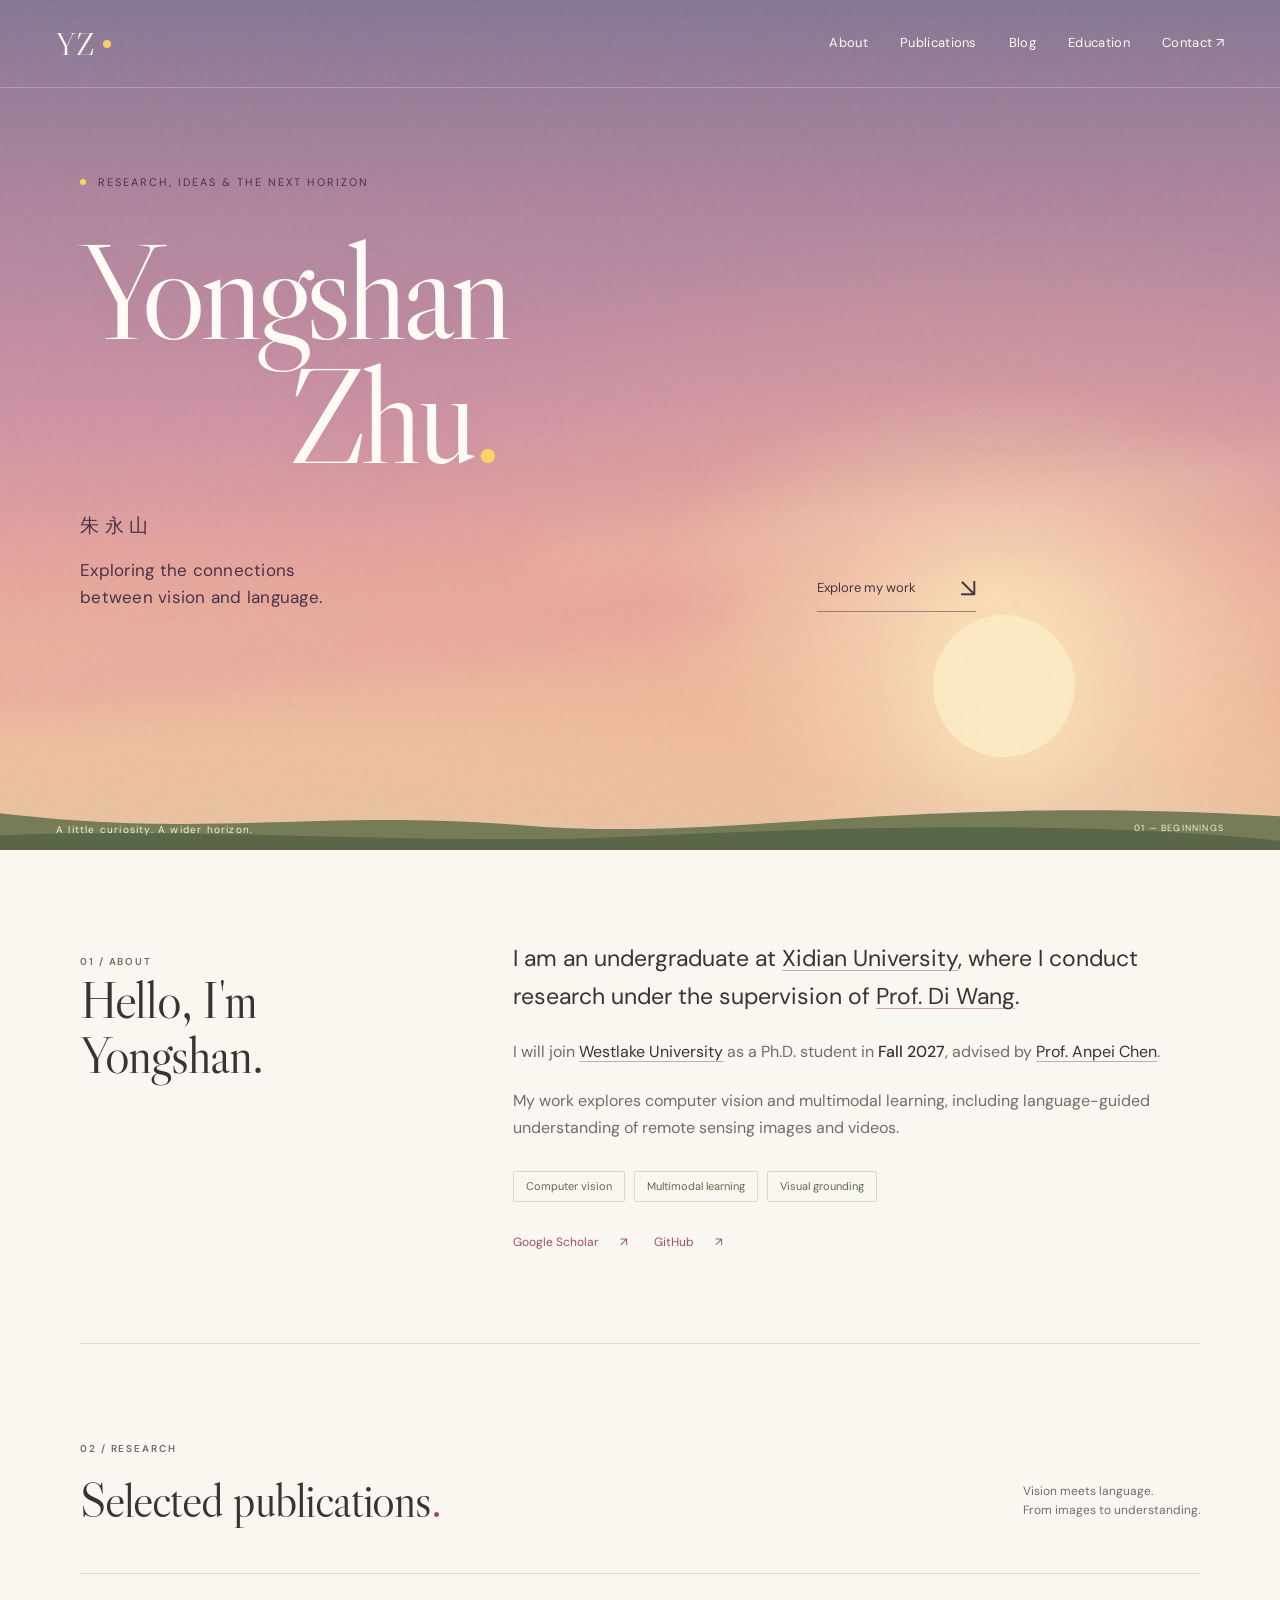
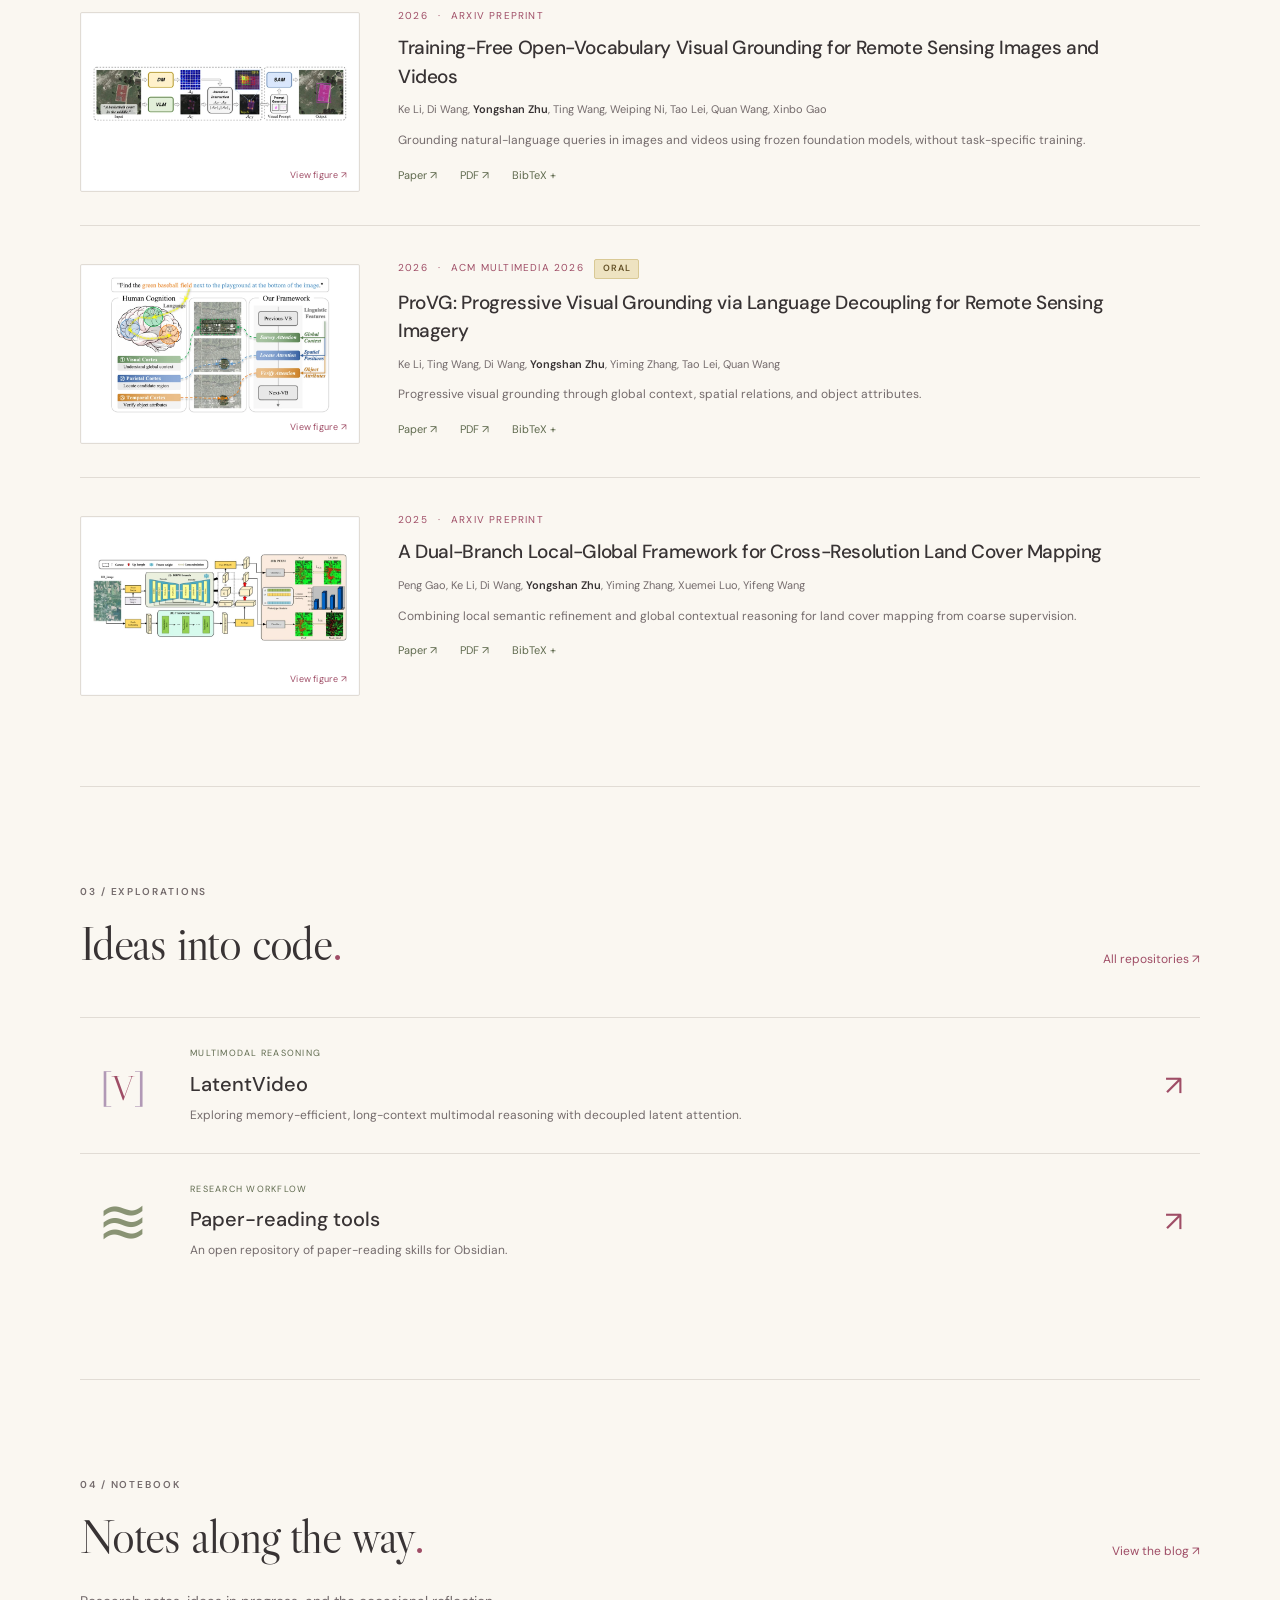
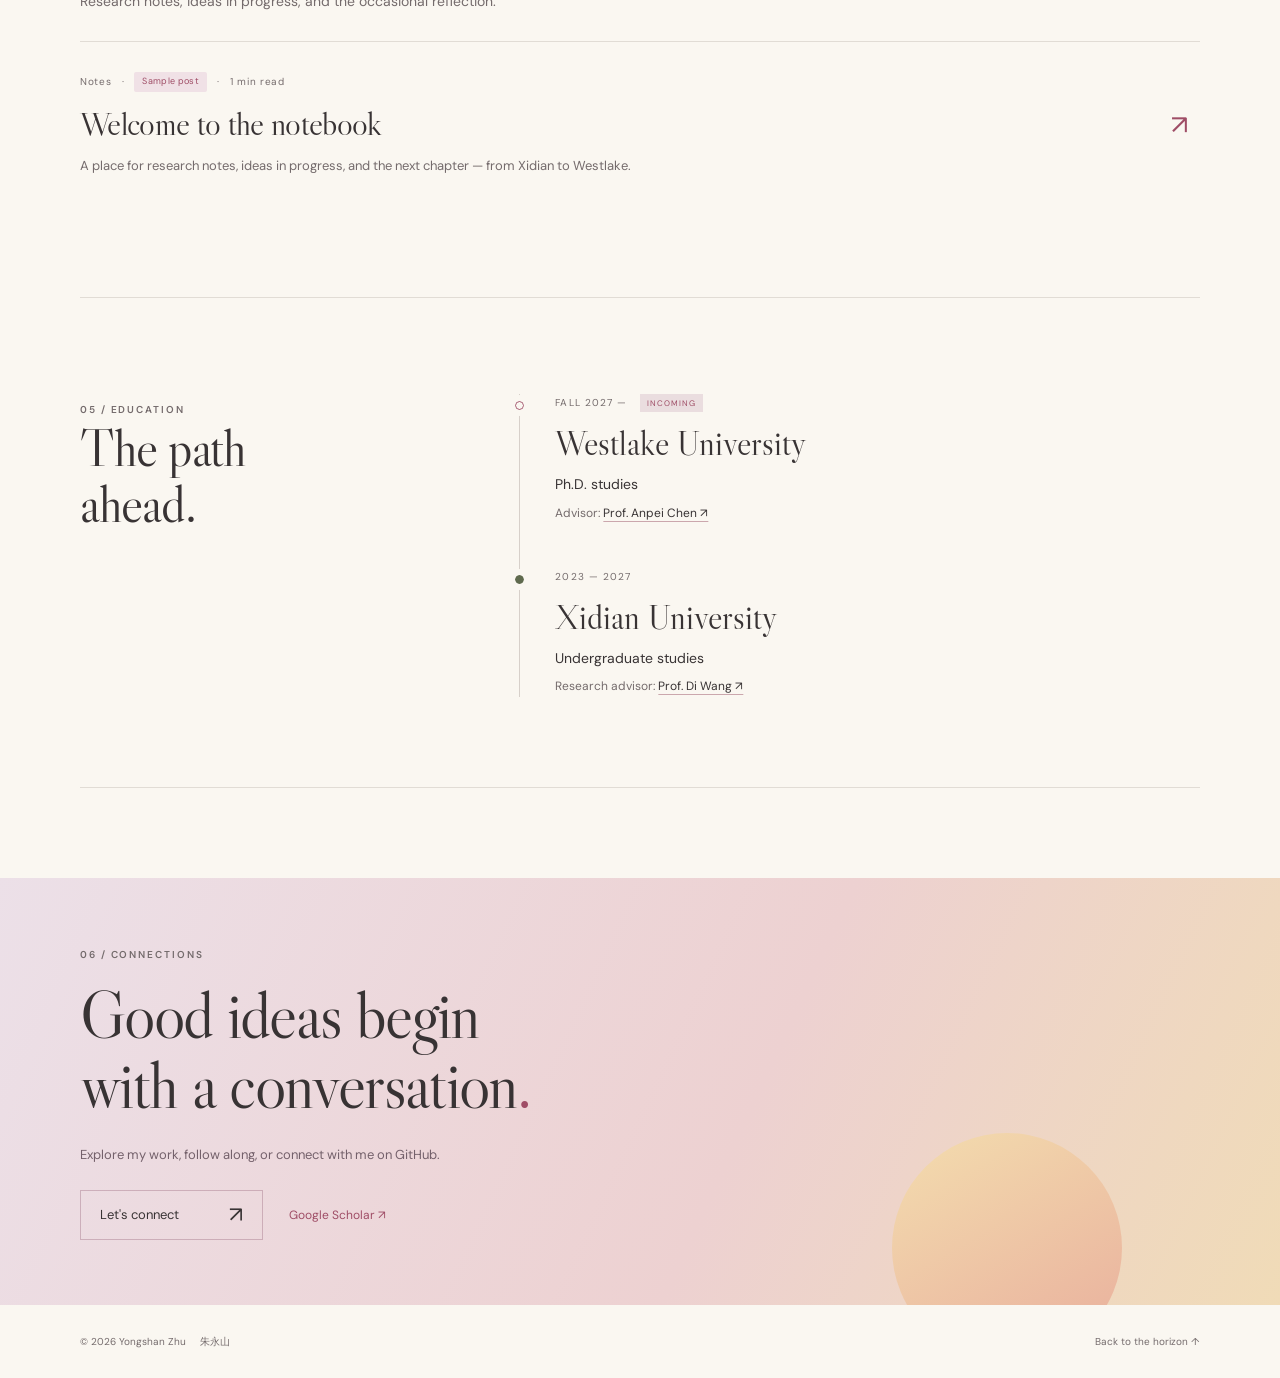
<file: index.html>
<!DOCTYPE html>
<html lang="en">
<head>
  <meta charset="UTF-8">
  <meta name="viewport" content="width=device-width, initial-scale=1">
  <meta name="theme-color" content="#c18c9e">
  <meta name="description" content="Yongshan Zhu — undergraduate at Xidian University, advised by Di Wang. Incoming Ph.D. student at Westlake University with Anpei Chen, Fall 2027. Research, publications, and code.">
  <meta property="og:title" content="Yongshan Zhu — Research & Ideas">
  <meta property="og:description" content="Computer vision, multimodal learning, and the next horizon. Xidian University → Westlake University, Fall 2027.">
  <meta property="og:type" content="website">
  <title>Yongshan Zhu — Research & Ideas</title>
  <link rel="icon" href="favicon.svg" type="image/svg+xml">
  <link rel="stylesheet" href="styles.css">
  <link rel="stylesheet" href="blog.css">
  <script src="script.js" defer></script>
</head>
<body>
  <a class="skip-link" href="#main">Skip to content</a>
  <header class="header">
    <a href="#home" class="wordmark" aria-label="Yongshan Zhu, home">YZ<span class="logo-sun" aria-hidden="true"></span></a>
    <nav aria-label="Main navigation">
      <a href="#about">About</a><a href="#publications">Publications</a><a href="#blog">Blog</a><a href="#education">Education</a><a href="#contact">Contact <span aria-hidden="true">↗</span></a>
    </nav>
  </header>
  <main id="main">
    <section class="hero" id="home" aria-labelledby="name">
      <div class="sky" aria-hidden="true"><div class="sun-glow"></div><div class="cloud cloud-one"></div><div class="cloud cloud-two"></div><div class="sun"></div></div>
      <div class="hero-content wrap">
        <p class="eyebrow hero-eyebrow"><span class="dot"></span> Research, ideas & the next horizon</p>
        <h1 id="name">Yongshan <span>Zhu<span class="name-dot">.</span></span></h1>
        <div class="hero-bottom">
          <div><p class="chinese-name" lang="zh">朱永山</p><p class="hero-description">Exploring the connections<br>between vision and language.</p></div>
          <a class="hero-cta" href="#publications">Explore my work <span aria-hidden="true">↘</span></a>
        </div>
      </div>
      <div class="horizon" aria-hidden="true"><svg viewBox="0 0 1440 120" preserveAspectRatio="none"><path fill="#767c58" d="M0 72C240 105 359 66 590 88S1011 47 1440 76V120H0Z"/><path fill="#596748" d="M0 101C219 89 477 115 720 102S1240 82 1440 108V120H0Z"/></svg></div>
      <div class="hero-caption"><span>A little curiosity. A wider horizon.</span><span>01 — BEGINNINGS</span></div>
    </section>
    <section class="about section wrap" id="about" aria-labelledby="about-title">
      <div class="section-label"><span>01 / ABOUT</span><h2 id="about-title">Hello, I'm<br>Yongshan.</h2></div>
      <div class="about-content">
        <p class="lead">I am an undergraduate at <a href="https://www.xidian.edu.cn/" target="_blank" rel="noopener noreferrer">Xidian University</a>, where I conduct research under the supervision of <a href="https://wangdi-xidian.github.io/" target="_blank" rel="noopener noreferrer">Prof. Di Wang</a>.</p>
        <p>I will join <a href="https://en.westlake.edu.cn/" target="_blank" rel="noopener noreferrer">Westlake University</a> as a Ph.D. student in <strong>Fall 2027</strong>, advised by <a href="https://apchenstu.github.io/" target="_blank" rel="noopener noreferrer">Prof. Anpei Chen</a>.</p>
        <p>My work explores computer vision and multimodal learning, including language-guided understanding of remote sensing images and videos.</p>
        <div class="interests" aria-label="Research topics"><span>Computer vision</span><span>Multimodal learning</span><span>Visual grounding</span></div>
        <div class="profile-links"><a class="text-link" href="https://scholar.google.com/citations?user=9sh3BnsAAAAJ&amp;hl=en" target="_blank" rel="noopener noreferrer">Google Scholar <span aria-hidden="true">↗</span></a><a class="text-link" href="https://github.com/nanoile" target="_blank" rel="noopener noreferrer">GitHub <span aria-hidden="true">↗</span></a></div>
      </div>
    </section>
    <section class="publications section wrap" id="publications" aria-labelledby="publications-title">
      <div class="section-heading"><div><p class="section-kicker">02 / RESEARCH</p><h2 id="publications-title">Selected publications<span class="accent-dot">.</span></h2></div><p class="section-note">Vision meets language.<br>From images to understanding.</p></div>
      <div class="paper-list">
        <article class="paper">
          <a class="paper-art paper-figure" href="assets/publications/rsvg-zeroov.png" target="_blank" rel="noopener noreferrer" aria-label="Open full-size figure from rsvg-zeroov"><img src="assets/publications/rsvg-zeroov.webp" alt="RSVG-ZeroOV image grounding pipeline with diffusion and vision-language attention, refinement, and SAM output." width="800" height="173" loading="lazy" decoding="async"><span class="figure-zoom" aria-hidden="true">View figure ↗</span></a>
          <div class="paper-content"><p class="paper-meta">2026 <span>·</span> arXiv preprint</p><h3><a href="https://arxiv.org/abs/2606.16124" target="_blank" rel="noopener noreferrer">Training-Free Open-Vocabulary Visual Grounding for Remote Sensing Images and Videos</a></h3><p class="authors">Ke Li, Di Wang, <strong>Yongshan Zhu</strong>, Ting Wang, Weiping Ni, Tao Lei, Quan Wang, Xinbo Gao</p><p class="paper-summary">Grounding natural-language queries in images and videos using frozen foundation models, without task-specific training.</p><div class="paper-links"><a href="https://arxiv.org/abs/2606.16124" target="_blank" rel="noopener noreferrer">Paper ↗</a><a href="https://arxiv.org/pdf/2606.16124" target="_blank" rel="noopener noreferrer">PDF ↗</a><button class="bibtex-button" data-paper="zeroov" type="button">BibTeX +</button></div></div>
        </article>
        <article class="paper">
          <a class="paper-art paper-figure" href="assets/publications/provg.png" target="_blank" rel="noopener noreferrer" aria-label="Open full-size figure from provg"><img src="assets/publications/provg.webp" alt="ProVG survey-locate-verify grounding paradigm alongside staged human visual cognition." width="800" height="496" loading="lazy" decoding="async"><span class="figure-zoom" aria-hidden="true">View figure ↗</span></a>
          <div class="paper-content"><p class="paper-meta">2026 <span>·</span> ACM Multimedia 2026 <span class="oral-badge">Oral</span></p><h3><a href="https://arxiv.org/abs/2604.01893" target="_blank" rel="noopener noreferrer">ProVG: Progressive Visual Grounding via Language Decoupling for Remote Sensing Imagery</a></h3><p class="authors">Ke Li, Ting Wang, Di Wang, <strong>Yongshan Zhu</strong>, Yiming Zhang, Tao Lei, Quan Wang</p><p class="paper-summary">Progressive visual grounding through global context, spatial relations, and object attributes.</p><div class="paper-links"><a href="https://arxiv.org/abs/2604.01893" target="_blank" rel="noopener noreferrer">Paper ↗</a><a href="https://arxiv.org/pdf/2604.01893" target="_blank" rel="noopener noreferrer">PDF ↗</a><button class="bibtex-button" data-paper="provg" type="button">BibTeX +</button></div></div>
        </article>
        <article class="paper">
          <a class="paper-art paper-figure" href="assets/publications/ddtm.png" target="_blank" rel="noopener noreferrer" aria-label="Open full-size figure from ddtm"><img src="assets/publications/ddtm.webp" alt="DDTM architecture with a diffusion branch, transformer branch, and pseudo-label confidence evaluation module." width="800" height="274" loading="lazy" decoding="async"><span class="figure-zoom" aria-hidden="true">View figure ↗</span></a>
          <div class="paper-content"><p class="paper-meta">2025 <span>·</span> arXiv preprint</p><h3><a href="https://arxiv.org/abs/2512.19990" target="_blank" rel="noopener noreferrer">A Dual-Branch Local-Global Framework for Cross-Resolution Land Cover Mapping</a></h3><p class="authors">Peng Gao, Ke Li, Di Wang, <strong>Yongshan Zhu</strong>, Yiming Zhang, Xuemei Luo, Yifeng Wang</p><p class="paper-summary">Combining local semantic refinement and global contextual reasoning for land cover mapping from coarse supervision.</p><div class="paper-links"><a href="https://arxiv.org/abs/2512.19990" target="_blank" rel="noopener noreferrer">Paper ↗</a><a href="https://arxiv.org/pdf/2512.19990" target="_blank" rel="noopener noreferrer">PDF ↗</a><button class="bibtex-button" data-paper="ddtm" type="button">BibTeX +</button></div></div>
        </article>
      </div>
    </section>
    <section class="code-section section wrap" id="code" aria-labelledby="code-title">
      <div class="section-heading"><div><p class="section-kicker">03 / EXPLORATIONS</p><h2 id="code-title">Ideas into code<span class="accent-dot">.</span></h2></div><a class="text-link" href="https://github.com/nanoile?tab=repositories" target="_blank" rel="noopener noreferrer">All repositories ↗</a></div>
      <a class="project" href="https://github.com/nanoile/LatentVideo--Memory-Efficient-Multimodal-Reasoning-with-Decoupled-Latent-Attention" target="_blank" rel="noopener noreferrer"><div class="project-symbol" aria-hidden="true">[<span>V</span>]</div><div><p class="project-type">MULTIMODAL REASONING</p><h3>LatentVideo</h3><p>Exploring memory-efficient, long-context multimodal reasoning with decoupled latent attention.</p></div><span class="project-arrow" aria-hidden="true">↗</span></a>
      <a class="project" href="https://github.com/nanoile/obsidian-paper-reading-skills" target="_blank" rel="noopener noreferrer"><div class="project-symbol paper-symbol" aria-hidden="true">≋</div><div><p class="project-type">RESEARCH WORKFLOW</p><h3>Paper-reading tools</h3><p>An open repository of paper-reading skills for Obsidian.</p></div><span class="project-arrow" aria-hidden="true">↗</span></a>
    </section>
    <!-- BLOG:START -->
    <section class="blog-section section wrap" id="blog" aria-labelledby="blog-title"><div class="section-heading"><div><p class="section-kicker">04 / NOTEBOOK</p><h2 id="blog-title">Notes along the way<span class="accent-dot">.</span></h2></div><a class="text-link" href="blog/">View the blog ↗</a></div><p class="blog-intro">Research notes, ideas in progress, and the occasional reflection.</p><article class="blog-row"><div><p class="post-meta">Notes <span aria-hidden="true">·</span> <span class="post-status">Sample post</span> <span aria-hidden="true">·</span> 1 min read</p><h3><a href="blog/welcome-to-the-notebook/">Welcome to the notebook</a></h3><p class="post-excerpt">A place for research notes, ideas in progress, and the next chapter — from Xidian to Westlake.</p></div><a class="post-arrow" href="blog/welcome-to-the-notebook/" aria-label="Read Welcome to the notebook">↗</a></article></section>
    <!-- BLOG:END -->
    <section class="education section wrap" id="education" aria-labelledby="education-title">
      <div class="section-label"><span>05 / EDUCATION</span><h2 id="education-title">The path<br>ahead.</h2></div>
      <div class="timeline"><article class="education-item"><div class="timeline-dot future"></div><p class="education-date">FALL 2027 — <span class="status">INCOMING</span></p><h3>Westlake University</h3><p class="degree">Ph.D. studies</p><p>Advisor: <a href="https://apchenstu.github.io/" target="_blank" rel="noopener noreferrer">Prof. Anpei Chen ↗</a></p></article><article class="education-item"><div class="timeline-dot"></div><p class="education-date">2023 — 2027</p><h3>Xidian University</h3><p class="degree">Undergraduate studies</p><p>Research advisor: <a href="https://wangdi-xidian.github.io/" target="_blank" rel="noopener noreferrer">Prof. Di Wang ↗</a></p></article></div>
    </section>
    <section class="contact" id="contact" aria-labelledby="contact-title"><div class="wrap contact-inner"><p class="section-kicker">06 / CONNECTIONS</p><h2 id="contact-title">Good ideas begin<br>with a conversation<span>.</span></h2><p>Explore my work, follow along, or connect with me on GitHub.</p><div class="profile-links"><a class="contact-link" href="https://github.com/nanoile" target="_blank" rel="noopener noreferrer">Let's connect <span aria-hidden="true">↗</span></a><a class="text-link" href="https://scholar.google.com/citations?user=9sh3BnsAAAAJ&amp;hl=en" target="_blank" rel="noopener noreferrer">Google Scholar ↗</a></div><div class="contact-sun" aria-hidden="true"></div></div></section>
  </main>
  <footer class="wrap"><p>© <span id="year">2026</span> Yongshan Zhu <span class="footer-name" lang="zh">朱永山</span></p><a href="#home">Back to the horizon ↑</a></footer>
  <dialog id="citation-dialog" aria-labelledby="citation-title"><div class="dialog-heading"><h2 id="citation-title">BibTeX citation</h2><button id="close-dialog" aria-label="Close citation" type="button">×</button></div><pre><code id="citation-text"></code></pre><div class="dialog-bottom"><p id="copy-status" aria-live="polite"></p><button id="copy-citation" type="button">Copy citation ↗</button></div></dialog>
</body>
</html>
</file>
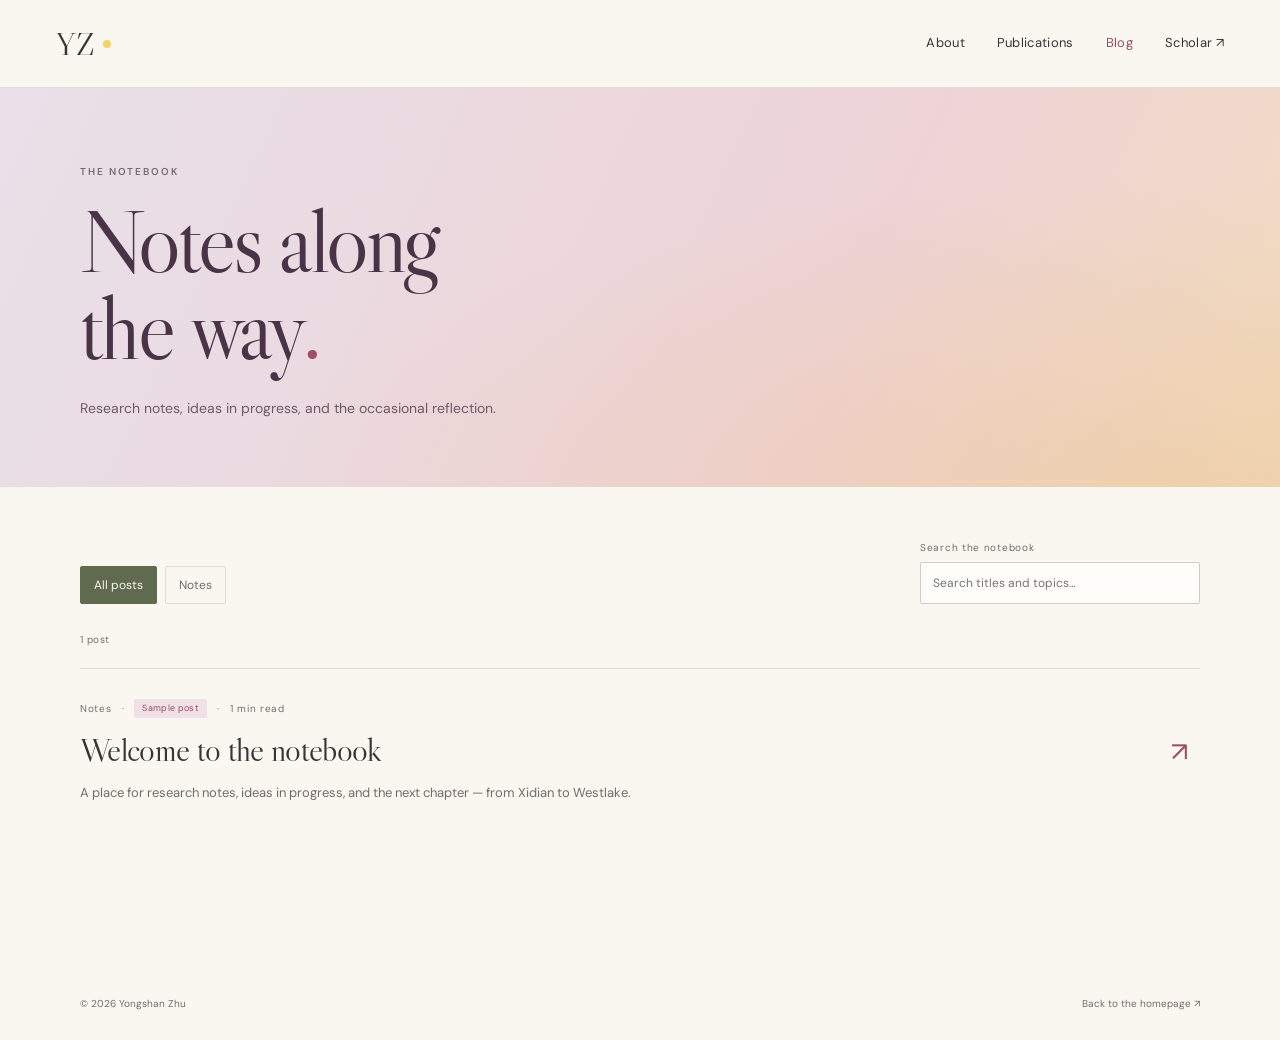
<file: blog/index.html>
<!DOCTYPE html>
<html lang="en"><head><meta charset="utf-8"><meta name="viewport" content="width=device-width, initial-scale=1"><meta name="description" content="Notes on research, ideas, and the journey from Xidian University to Westlake University."><meta name="theme-color" content="#c18c9e"><title>Blog — Yongshan Zhu</title><link rel="icon" href="../favicon.svg" type="image/svg+xml"><link rel="stylesheet" href="../styles.css"><link rel="stylesheet" href="../blog.css"><script src="blog.js" defer></script></head>
<body class="writing-page"><a class="skip-link" href="#main">Skip to content</a><header class="header writing-header"><a class="wordmark" href="../index.html" aria-label="Yongshan Zhu, home">YZ<span class="logo-sun" aria-hidden="true"></span></a><nav aria-label="Main navigation"><a href="../index.html#about">About</a><a href="../index.html#publications">Publications</a><a href="../blog/" aria-current="page">Blog</a><a href="https://scholar.google.com/citations?user=9sh3BnsAAAAJ&amp;hl=en" target="_blank" rel="noopener noreferrer">Scholar ↗</a></nav></header><main id="main"><section class="writing-masthead"><div class="wrap"><p class="section-kicker">THE NOTEBOOK</p><h1>Notes along<br>the way<span>.</span></h1><p>Research notes, ideas in progress, and the occasional reflection.</p></div></section><section class="blog-archive wrap"><div class="blog-controls"><div class="category-filters" aria-label="Filter posts by category"><button class="category-button" type="button" data-filter="All" aria-pressed="true">All posts</button><button class="category-button" type="button" data-filter="Notes" aria-pressed="false">Notes</button></div><div class="blog-search"><label for="post-search">Search the notebook</label><input type="search" id="post-search" placeholder="Search titles and topics…"></div></div><p id="post-count" class="results-count" aria-live="polite">1 post</p><div id="post-list"><article class="blog-row" data-post data-category="Notes" data-search="Welcome to the notebook A place for research notes, ideas in progress, and the next chapter — from Xidian to Westlake. Notes"><div><p class="post-meta">Notes <span aria-hidden="true">·</span> <span class="post-status">Sample post</span> <span aria-hidden="true">·</span> 1 min read</p><h3><a href="welcome-to-the-notebook/">Welcome to the notebook</a></h3><p class="post-excerpt">A place for research notes, ideas in progress, and the next chapter — from Xidian to Westlake.</p></div><a class="post-arrow" href="welcome-to-the-notebook/" aria-label="Read Welcome to the notebook">↗</a></article></div><div id="no-posts" class="empty-blog" hidden><h2>No posts found.</h2><p>Try another keyword or category.</p><button type="button" id="reset-search">Show all posts ↗</button></div><noscript><p class="noscript-note">All posts are shown. Search and category filters require JavaScript.</p></noscript></section></main><footer class="wrap"><p>© 2026 Yongshan Zhu</p><a href="../index.html">Back to the homepage ↗</a></footer></body></html>
</file>
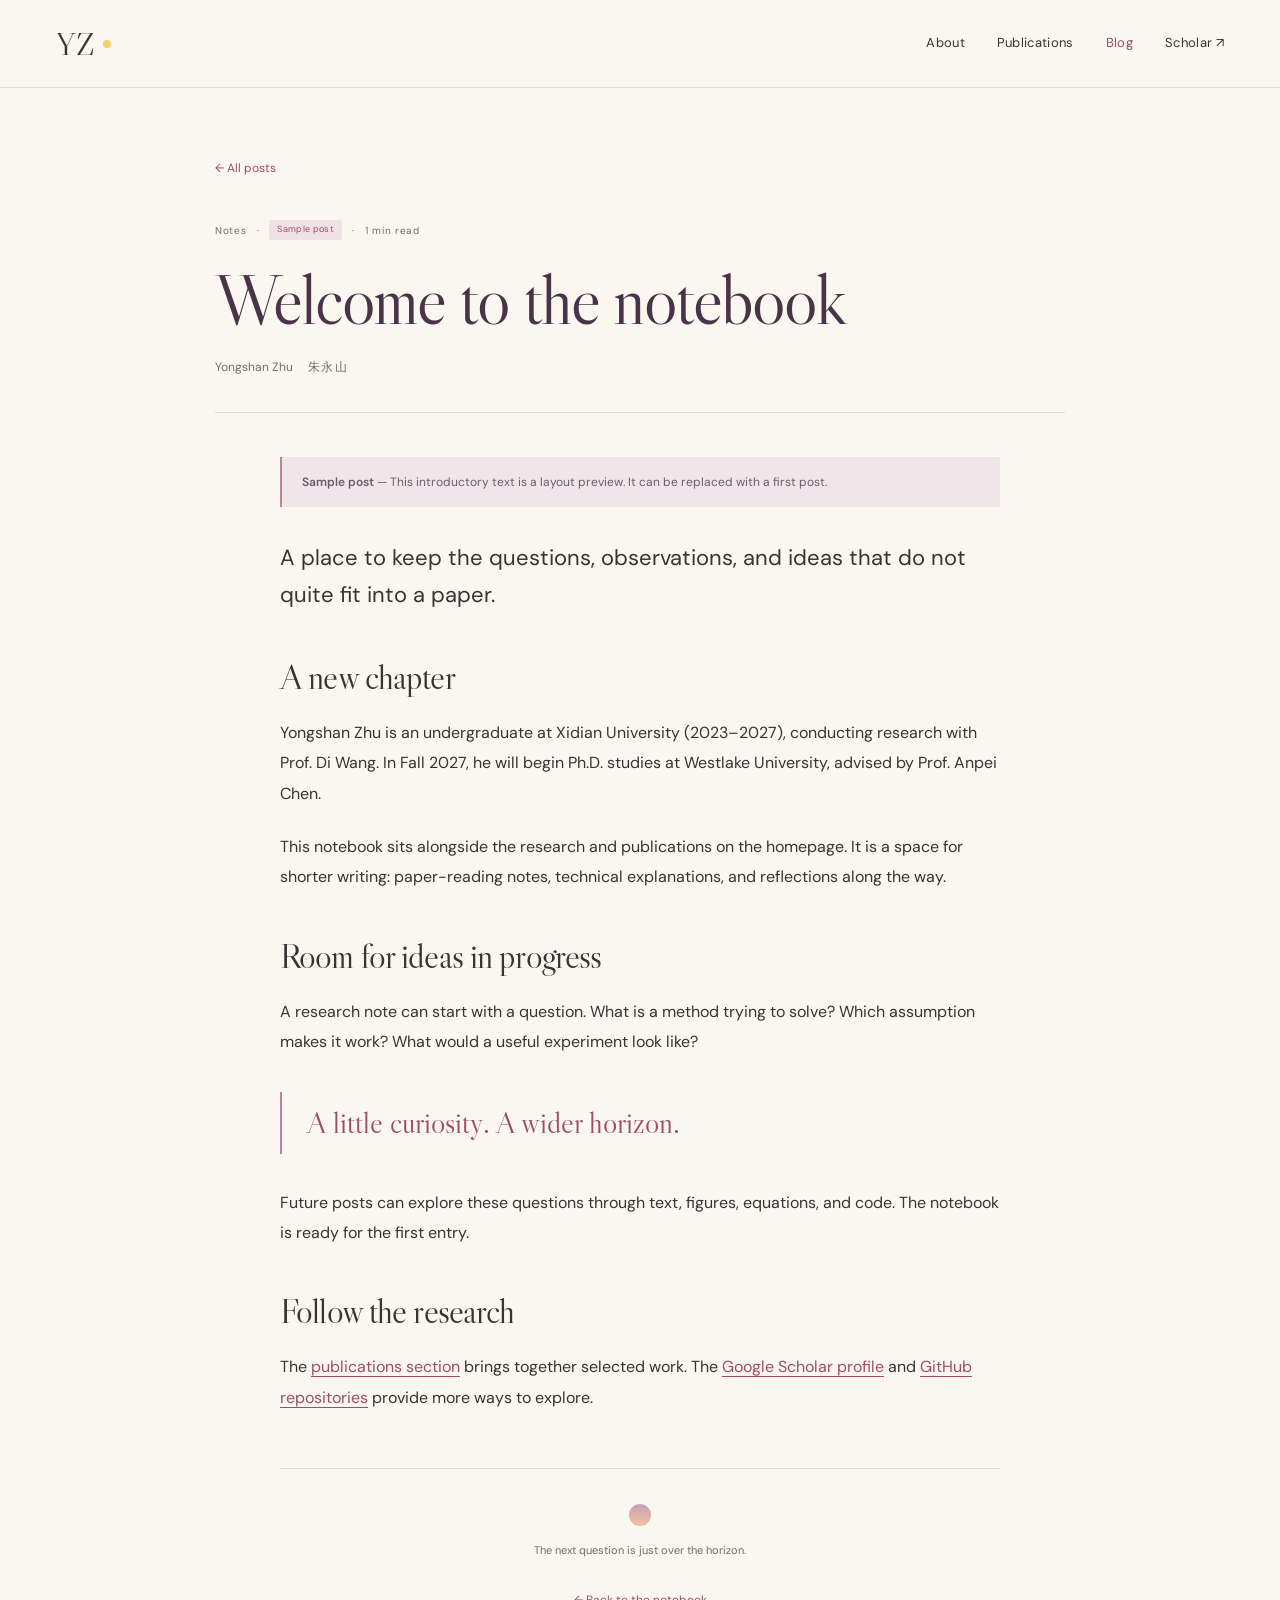
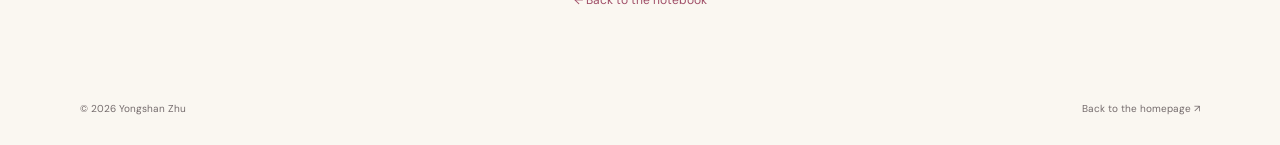
<file: blog/welcome-to-the-notebook/index.html>
<!DOCTYPE html>
<html lang="en"><head><meta charset="utf-8"><meta name="viewport" content="width=device-width, initial-scale=1"><meta name="description" content="A place for research notes, ideas in progress, and the next chapter — from Xidian to Westlake."><meta name="theme-color" content="#c18c9e"><title>Welcome to the notebook — Yongshan Zhu</title><link rel="icon" href="../../favicon.svg" type="image/svg+xml"><link rel="stylesheet" href="../../styles.css"><link rel="stylesheet" href="../../blog.css"></head>
<body class="writing-page"><a class="skip-link" href="#main">Skip to content</a><header class="header writing-header"><a class="wordmark" href="../../index.html" aria-label="Yongshan Zhu, home">YZ<span class="logo-sun" aria-hidden="true"></span></a><nav aria-label="Main navigation"><a href="../../index.html#about">About</a><a href="../../index.html#publications">Publications</a><a href="../../blog/" aria-current="page">Blog</a><a href="https://scholar.google.com/citations?user=9sh3BnsAAAAJ&amp;hl=en" target="_blank" rel="noopener noreferrer">Scholar ↗</a></nav></header><main id="main"><article class="article-page"><header class="article-header wrap"><a class="text-link" href="../">← All posts</a><p class="post-meta">Notes <span aria-hidden="true">·</span> <span class="post-status">Sample post</span> <span aria-hidden="true">·</span> 1 min read</p><h1>Welcome to the notebook</h1><p class="article-byline">Yongshan Zhu <span lang="zh">朱永山</span></p></header><div class="article-body"><aside class="sample-notice"><strong>Sample post</strong> — This introductory text is a layout preview. It can be replaced with a first post.</aside>
<p class="article-lead">A place to keep the questions, observations, and ideas that do not quite fit into a paper.</p>
<h2>A new chapter</h2>
<p>Yongshan Zhu is an undergraduate at Xidian University (2023–2027), conducting research with Prof. Di Wang. In Fall 2027, he will begin Ph.D. studies at Westlake University, advised by Prof. Anpei Chen.</p>
<p>This notebook sits alongside the research and publications on the homepage. It is a space for shorter writing: paper-reading notes, technical explanations, and reflections along the way.</p>
<h2>Room for ideas in progress</h2>
<p>A research note can start with a question. What is a method trying to solve? Which assumption makes it work? What would a useful experiment look like?</p>
<blockquote>A little curiosity. A wider horizon.</blockquote>
<p>Future posts can explore these questions through text, figures, equations, and code. The notebook is ready for the first entry.</p>
<h2>Follow the research</h2>
<p>The <a href="../../index.html#publications">publications section</a> brings together selected work. The <a href="https://scholar.google.com/citations?user=9sh3BnsAAAAJ&amp;hl=en" target="_blank" rel="noopener noreferrer">Google Scholar profile</a> and <a href="https://github.com/nanoile" target="_blank" rel="noopener noreferrer">GitHub repositories</a> provide more ways to explore.</p>
</div><div class="article-end"><span class="end-sun" aria-hidden="true"></span><p>The next question is just over the horizon.</p><a class="text-link" href="../">← Back to the notebook</a></div></article></main><footer class="wrap"><p>© 2026 Yongshan Zhu</p><a href="../../index.html">Back to the homepage ↗</a></footer></body></html>
</file>
<file: styles.css>
@import url('https://fonts.googleapis.com/css2?family=DM+Sans:wght@400;450;500;600;700&family=Libre+Caslon+Display&display=swap');
:root{--paper:#faf7f1;--ink:#383334;--muted:#746b6c;--rose:#9f4d66;--line:#e1dcd5;--sage:#5f6a4e;--serif:'Libre Caslon Display',Georgia,serif;--sans:'DM Sans',Arial,sans-serif}
*{box-sizing:border-box}html{scroll-behavior:smooth;scroll-padding-top:95px}body{margin:0;background:var(--paper);color:var(--ink);font-family:var(--sans);font-size:16px;line-height:1.7}a{color:inherit;text-decoration:none}button{font:inherit}a,button{-webkit-tap-highlight-color:transparent}a:focus-visible,button:focus-visible{outline:2px solid var(--rose);outline-offset:6px}::selection{background:#e7b9c5;color:#362b3b}.wrap{width:min(1120px,calc(100% - 112px));margin-inline:auto}.skip-link{position:fixed;top:-80px;left:20px;z-index:10;padding:10px 18px;background:var(--paper)}.skip-link:focus{top:10px}
.header{height:88px;display:flex;justify-content:space-between;align-items:center;position:absolute;top:0;left:0;right:0;z-index:3;padding:0 56px;color:#fff8f0;border-bottom:1px solid #fff5eb40}.wordmark{font-family:var(--serif);font-size:32px;line-height:1;display:flex;align-items:center;gap:8px}.logo-sun{height:8px;width:8px;border-radius:50%;background:#f6d167}.header nav{display:flex;gap:32px;font-size:13px;letter-spacing:.025em}.header nav a{position:relative}.header nav a::after{content:'';position:absolute;bottom:-5px;left:0;width:0;height:1px;background:currentColor;transition:width .2s}.header nav a:hover::after{width:100%}.hero{min-height:750px;height:min(850px,95svh);position:relative;overflow:hidden;color:#fffaf3;background:#bb8094}.sky{position:absolute;inset:0;background:radial-gradient(ellipse at 78% 70%,#ffe5b4b8 0%,#f2b58e33 25%,transparent 46%),linear-gradient(180deg,#847692 0%,#ac839d 23%,#cd91a4 48%,#e5a39c 66%,#efbe9d 88%,#e7c3a0 100%)}.sky::after{content:'';position:absolute;inset:0;opacity:.1;background-image:url("data:image/svg+xml,%3Csvg viewBox='0 0 180 180' xmlns='http://www.w3.org/2000/svg'%3E%3Cfilter id='n'%3E%3CfeTurbulence type='fractalNoise' baseFrequency='.85' numOctaves='3' stitchTiles='stitch'/%3E%3C/filter%3E%3Crect width='100%25' height='100%25' opacity='.7' filter='url(%23n)'/%3E%3C/svg%3E")}.sun-glow{position:absolute;width:560px;height:560px;background:radial-gradient(circle,#ffefd36b,transparent 66%);right:-20px;bottom:-170px}.sun{position:absolute;border-radius:50%;width:142px;height:142px;right:16%;bottom:11%;background:#fff0c8;box-shadow:0 0 60px 22px #ffebb578;opacity:.8}.cloud{position:absolute;background:#ffdfcc38;height:25px;width:68%;filter:blur(22px);transform:rotate(-7deg)}.cloud-one{right:-10%;top:58%}.cloud-two{left:-10%;top:76%;background:#dc83a049}.hero-content{position:relative;padding-top:162px;z-index:1}.eyebrow{font-size:11px;letter-spacing:.18em;text-transform:uppercase;display:flex;gap:12px;align-items:center}.dot{width:6px;height:6px;background:#f9d763;border-radius:50%}.hero h1{font-family:var(--serif);font-weight:400;font-size:clamp(88px,10.7vw,154px);letter-spacing:-.045em;line-height:.91;margin:37px 0 29px;max-width:830px;text-shadow:0 2px 30px #775f7312}.hero h1>span{display:block;margin-left:25%}.name-dot{color:#f9d366}.hero-bottom{display:flex;justify-content:space-between;align-items:flex-end;width:80%;margin-top:32px}.chinese-name{font-size:19px;letter-spacing:.3em;margin:0 0 15px}.hero-description{font-size:17px;line-height:1.6;margin:0;letter-spacing:.015em}.hero-cta{font-size:13px;display:flex;align-items:center;gap:44px;border-bottom:1px solid #fff3e7a6;padding:10px 0;transition:gap .2s}.hero-cta:hover{gap:52px}.hero-cta span{font-size:26px;line-height:1}.horizon{position:absolute;bottom:0;left:0;width:100%;height:92px}.horizon svg{width:100%;height:100%}.hero-caption{position:absolute;bottom:22px;left:56px;right:56px;display:flex;justify-content:space-between;font-size:10px;letter-spacing:.12em;color:#f8f0d9;z-index:1}.hero-caption span:last-child{font-size:9px}.section{padding-top:96px;padding-bottom:90px;border-bottom:1px solid var(--line)}.about,.education{display:grid;grid-template-columns:1fr 2fr;gap:90px}.section-label>span,.section-kicker{font-size:10px;letter-spacing:.19em;font-weight:600;color:var(--muted);margin:0 0 25px}.section-label h2,h2{font-family:var(--serif);font-weight:400;font-size:52px;letter-spacing:-.025em;line-height:1.06;margin:0}.about-content p{max-width:670px;color:var(--muted);margin-top:0;margin-bottom:22px}.about-content .lead{font-size:23px;line-height:1.65;color:var(--ink);margin-top:-6px}.about-content p a,.education-item a{color:var(--ink);text-decoration:underline;text-decoration-color:#cba7ad;text-underline-offset:4px;text-decoration-thickness:1px}.about-content p a:hover,.education-item a:hover{color:var(--rose)}.about-content strong{font-weight:500;color:var(--ink)}.interests{display:flex;flex-wrap:wrap;gap:9px;margin:30px 0}.interests span{font-size:11px;border:1px solid #dcd7d0;padding:5px 12px;border-radius:2px;color:var(--sage)}.text-link{font-size:12px;color:var(--rose);display:inline-flex;gap:21px;align-items:center}.text-link:hover{text-decoration:underline;text-underline-offset:5px}.section-heading{display:flex;justify-content:space-between;align-items:flex-end;margin-bottom:48px;gap:30px}.section-heading h2{font-size:48px}.section-kicker{margin-bottom:18px}.accent-dot{color:var(--rose)}.section-note{font-size:12px;color:var(--muted);line-height:1.6;margin:0 0 5px}.paper{display:grid;grid-template-columns:220px 1fr;gap:38px;padding:33px 0;border-top:1px solid var(--line)}.paper:last-child{padding-bottom:0}.paper-art{height:176px;position:relative;display:flex;justify-content:center;align-items:center;overflow:hidden;border-radius:2px;margin-top:5px}.paper-art::after{content:'';position:absolute;inset:0;border:1px solid #00000005;pointer-events:none}.art-label{position:absolute;bottom:14px;left:0;right:0;text-align:center;font-size:7px;letter-spacing:.09em;color:#524648}.art-grounding{background:#dcdcc9}.scan-grid{position:absolute;inset:22px 33px 35px;transform:rotate(-14deg);background:repeating-linear-gradient(0deg,transparent 0 18px,#79876728 18px 19px),repeating-linear-gradient(90deg,transparent 0 23px,#79876728 23px 24px);border:1px solid #79876728}.target{position:absolute;border:1.5px solid #8d4c63;box-shadow:0 0 0 5px #bb7d9340}.t1{height:28px;width:40px;top:56px;left:63px;transform:rotate(-14deg);background:#bb7d9340}.t2{height:37px;width:28px;top:87px;left:138px;transform:rotate(-14deg);border-color:#798767;box-shadow:none}.art-provg{background:#ead2d4}.provg-ring{border-radius:50%;border:1px solid #9e7789;position:absolute;top:20px;left:48px;width:124px;height:124px}.r2{width:87px;height:87px;top:38px;left:67px;border-style:dashed;transform:rotate(15deg)}.r3{width:50px;height:50px;top:57px;left:85px}.provg-center{width:10px;height:10px;background:#82657e;border-radius:50%;position:absolute;top:77px;left:105px}.art-mapping{background:#e9ddc9;gap:18px;padding-bottom:20px}.map-coarse,.map-fine{display:grid;grid-template-columns:repeat(2,1fr);gap:3px;width:54px;height:54px;transform:rotate(-8deg)}.map-coarse i,.map-fine i{background:#879078}.map-coarse i:nth-child(2n){background:#c58c8f}.map-fine{grid-template-columns:repeat(3,1fr);width:66px;height:66px;transform:rotate(8deg)}.map-fine i:nth-child(3n){background:#c58c8f}.map-fine i:nth-child(4n){background:#e2bf79}.map-fine i:last-child{background:#a39abb}.map-arrow{color:#786961}.paper-meta{font-size:10px;text-transform:uppercase;letter-spacing:.12em;color:var(--rose);margin:0 0 10px;display:flex;gap:10px;flex-wrap:wrap}.venue-note{color:var(--muted);font-size:9px}.paper h3{font-weight:500;font-size:19px;line-height:1.5;letter-spacing:-.02em;margin:0 0 9px;max-width:760px}.paper h3 a:hover{color:var(--rose)}.authors{font-size:11px;line-height:1.8;color:var(--muted);margin:0 0 10px}.authors strong{font-weight:600;color:var(--ink)}.paper-summary{font-size:12px;line-height:1.7;color:var(--muted);margin:0 0 15px;max-width:700px}.paper-links{display:flex;gap:23px;align-items:center}.paper-links a,.bibtex-button{font-size:11px;color:var(--sage)}.paper-links a:hover{text-decoration:underline;text-underline-offset:4px}.bibtex-button{background:none;border:none;padding:0;cursor:pointer}.bibtex-button:hover{color:var(--rose)}.project{display:grid;grid-template-columns:85px 1fr 35px;gap:25px;align-items:center;padding:28px 0;border-top:1px solid var(--line)}.project-symbol{font-family:var(--serif);font-size:40px;text-align:center;color:#b199b6}.project-symbol span{color:var(--rose);font-size:34px}.paper-symbol{font-size:62px;color:#899374;line-height:1}.project-type{font-size:9px;letter-spacing:.14em;color:var(--sage);margin:0 0 5px}.project h3{font-size:20px;font-weight:500;margin:0 0 4px}.project p:last-child{font-size:12px;color:var(--muted);margin:0}.project-arrow{font-size:28px;color:var(--rose);transition:transform .2s}.project:hover .project-arrow{transform:translate(3px,-3px)}.project:hover h3{color:var(--rose)}.timeline{border-left:1px solid #d7d0ca;padding-left:35px;margin-left:6px}.education-item{position:relative;padding-bottom:44px}.education-item:last-child{padding-bottom:0}.timeline-dot{height:9px;width:9px;background:var(--sage);border-radius:50%;position:absolute;top:7px;left:-40px;outline:6px solid var(--paper)}.timeline-dot.future{background:var(--paper);border:1.5px solid var(--rose)}.education-date{font-size:10px;color:var(--muted);letter-spacing:.11em;margin:0 0 13px}.status{font-size:8px;background:#eadddf;padding:4px 7px;color:var(--rose);margin-left:8px}.education-item h3{font-family:var(--serif);font-size:34px;font-weight:400;line-height:1.15;margin:0 0 10px}.education-item .degree{font-size:14px;color:var(--ink);margin:0 0 6px}.education-item p:last-child{font-size:12px;color:var(--muted);margin:0}.contact{position:relative;background:linear-gradient(115deg,#ece0e8,#edd1d1 58%,#f0dbb7);overflow:hidden;margin-top:90px}.contact-inner{position:relative;padding-top:68px;padding-bottom:65px}.contact h2{font-size:66px;position:relative;z-index:1}.contact h2 span{color:var(--rose)}.contact p:not(.section-kicker){font-size:13px;color:#74616b;position:relative;z-index:1;margin:23px 0 24px}.contact-link{font-size:13px;display:inline-flex;gap:50px;align-items:center;padding:13px 19px;border:1px solid #9f71836b;position:relative;z-index:1;transition:background .2s}.contact-link:hover{background:#fff5e44a}.contact-link span{font-size:22px;line-height:1}.contact-sun{position:absolute;height:230px;width:230px;background:linear-gradient(150deg,#f4deab,#e8a999);border-radius:50%;right:7%;bottom:-58px;opacity:.9}footer{display:flex;justify-content:space-between;align-items:center;padding-top:28px;padding-bottom:28px;font-size:10px;color:var(--muted)}footer p{margin:0}.footer-name{margin-left:11px;font-size:10px}footer a:hover{color:var(--rose)}dialog{border:1px solid var(--line);border-radius:8px;width:min(680px,calc(100% - 32px));padding:28px;background:var(--paper);color:var(--ink);box-shadow:0 20px 100px #35253635}dialog::backdrop{background:#3026337a;backdrop-filter:blur(4px)}.dialog-heading{display:flex;justify-content:space-between;align-items:center}.dialog-heading h2{font-size:30px}.dialog-heading button{font-size:26px;background:none;border:0;cursor:pointer;color:var(--ink)}dialog pre{white-space:pre-wrap;overflow-wrap:anywhere;font-size:12px;line-height:1.7;background:#eee8e5;padding:18px;border-radius:3px}.dialog-bottom{display:flex;justify-content:space-between;align-items:center;gap:15px}.dialog-bottom p{font-size:12px;line-height:1.5;margin:0}.dialog-bottom button{background:var(--sage);color:var(--paper);padding:9px 15px;border:0;border-radius:2px;font-size:12px;cursor:pointer}
@media(min-width:1500px){.hero-content{padding-top:170px}}@media(max-width:1000px){.wrap{width:calc(100% - 72px)}.header{padding-inline:36px}.hero-caption{left:36px;right:36px}.about,.education{gap:50px;grid-template-columns:1fr 2fr}.hero h1{font-size:120px}.hero-bottom{width:85%}.section-heading h2{font-size:42px}.paper{grid-template-columns:180px 1fr;gap:28px}.paper-art{height:170px}.scan-grid{inset:22px 18px 35px}.t1{left:39px}.t2{left:109px}.provg-ring{left:28px}.r2{left:47px}.r3{left:65px}.provg-center{left:85px}.section-note{font-size:11px}.contact h2{font-size:58px}.contact-sun{right:0}}
@media(max-width:700px){html{scroll-padding-top:24px}.wrap{width:calc(100% - 40px)}.header{height:73px;padding-inline:20px}.wordmark{font-size:28px}.header nav{gap:16px;font-size:10px}.header nav a:last-child{display:none}.hero{height:700px;min-height:650px;max-height:850px}.hero-content{padding-top:144px}.hero-eyebrow{font-size:9px;letter-spacing:.13em}.hero h1{font-size:clamp(76px,17vw,118px);margin:48px 0 30px;line-height:1}.hero h1>span{margin-left:23%}.hero-bottom{width:100%;align-items:flex-end;margin-top:37px}.chinese-name{font-size:16px;margin-bottom:15px}.hero-description{font-size:13px}.hero-cta{font-size:10px;gap:19px}.hero-cta:hover{gap:23px}.hero-cta span{font-size:22px}.sun{width:100px;height:100px;right:12%;bottom:14%}.hero-caption{left:20px;right:20px;font-size:8px;bottom:20px;letter-spacing:.05em}.hero-caption span:last-child{font-size:7px}.section{padding-top:62px;padding-bottom:60px}.about,.education{grid-template-columns:1fr;gap:30px}.section-label h2{font-size:46px}.section-label h2 br{display:none}.section-label>span{display:block;margin-bottom:14px}.about-content .lead{font-size:20px;margin-top:0}.about-content p{font-size:14px;margin-bottom:19px}.interests{margin:25px 0}.interests span{font-size:10px;padding:5px 9px}.section-heading{align-items:flex-start;margin-bottom:30px;gap:20px}.section-heading h2{font-size:39px}.section-note{display:none}.section-kicker{font-size:9px;margin-bottom:15px}.paper{grid-template-columns:1fr;padding:26px 0;gap:23px}.paper-art{width:100%;height:148px}.scan-grid{inset:14px 20% 26px}.t1{left:calc(50% - 53px);top:37px}.t2{left:calc(50% + 29px);top:72px}.provg-ring{left:calc(50% - 52px);top:10px;width:104px;height:104px}.r2{width:72px;height:72px;top:26px;left:calc(50% - 36px)}.r3{width:42px;height:42px;top:41px;left:calc(50% - 21px)}.provg-center{top:57px;left:calc(50% - 5px)}.art-label{font-size:8px;bottom:12px}.paper h3{font-size:18px}.paper-meta{font-size:9px}.paper-summary{font-size:12px}.authors{font-size:11px}.paper-links{gap:26px}.paper-links a,.bibtex-button{font-size:12px;min-height:32px;display:inline-flex;align-items:center}.code-section .section-heading{display:block}.code-section .section-heading .text-link{margin-top:20px}.project{grid-template-columns:47px 1fr 24px;gap:15px;padding:24px 0}.project h3{font-size:18px}.project p:last-child{font-size:11px}.project-symbol{font-size:30px}.project-symbol span{font-size:27px}.paper-symbol{font-size:48px}.project-type{font-size:8px}.project-arrow{font-size:22px}.timeline{padding-left:27px;margin-top:6px}.timeline-dot{left:-32px}.education-item h3{font-size:31px}.contact{margin-top:60px}.contact-inner{padding-top:49px;padding-bottom:52px}.contact h2{font-size:46px}.contact p:not(.section-kicker){font-size:12px;max-width:260px}.contact-sun{height:155px;width:155px;right:-36px;bottom:-29px}footer{padding-top:23px;padding-bottom:23px;font-size:9px;gap:15px}.footer-name{display:none}dialog{padding:22px}.dialog-bottom{align-items:flex-start}.dialog-bottom button{white-space:nowrap}}
@media(prefers-reduced-motion:reduce){html{scroll-behavior:auto}*,*::before,*::after{transition:none!important}}

.hero-eyebrow,.hero-bottom{color:#493346}.hero-cta{border-bottom-color:#49334680}.hero-caption{bottom:12px}

/* Original paper figures, cropped from the authors' PDFs. */
.paper{grid-template-columns:280px 1fr}
.paper-figure{height:180px;background:#fff;border:1px solid var(--line);padding:12px 12px 30px;transition:border-color .2s,box-shadow .2s}
.paper-figure img{display:block;width:100%;height:100%;object-fit:contain}
.figure-zoom{position:absolute;right:12px;bottom:8px;font-size:9px;color:var(--rose);letter-spacing:.025em}
.paper-figure:hover{border-color:#bc98a5;box-shadow:0 4px 16px #4933460a}
.paper-figure:focus-visible{outline:2px solid var(--rose);outline-offset:4px}
@media(max-width:1000px){.paper{grid-template-columns:230px 1fr}.paper-figure{height:170px}}
@media(max-width:700px){.paper{grid-template-columns:1fr}.paper-figure{height:auto;aspect-ratio:1.8;max-height:260px}.paper-figure img{min-height:0}.figure-zoom{font-size:10px}}
</file>
<file: blog.css>
[hidden]{display:none!important}
.profile-links{display:flex;flex-wrap:wrap;gap:26px;align-items:center;position:relative;z-index:1}
.oral-badge{background:#eee3c1;color:#645127;padding:1px 8px;border:1px solid #d9c995;border-radius:2px;font-size:9px;letter-spacing:.1em;font-weight:600}
.blog-intro{font-size:14px;color:var(--muted);margin:-20px 0 28px}
.blog-row{display:grid;grid-template-columns:1fr 42px;gap:25px;align-items:center;border-top:1px solid var(--line);padding:30px 0}
.blog-row h3{font-family:var(--serif);font-weight:400;font-size:33px;line-height:1.2;letter-spacing:-.02em;margin:12px 0}
.blog-row h3 a:hover{color:var(--rose)}
.post-meta{display:flex;flex-wrap:wrap;align-items:center;gap:10px;font-size:10px;color:var(--muted);letter-spacing:.07em;margin:0}
.post-status{font-size:9px;color:var(--rose);background:#f0e1e6;padding:2px 8px;letter-spacing:.04em;border-radius:2px}
.post-excerpt{font-size:13px;color:var(--muted);max-width:720px;margin:0}
.post-arrow{color:var(--rose);font-size:27px;text-align:right;min-height:44px;display:flex;align-items:center;justify-content:center}
.post-arrow:hover{color:var(--sage)}
.writing-header{position:relative;color:var(--ink);border-bottom:1px solid var(--line);height:88px;background:var(--paper)}
.writing-header nav a[aria-current]{color:var(--rose)}
.writing-masthead{padding:75px 0 66px;position:relative;overflow:hidden;background:radial-gradient(ellipse at 93% 100%,#edc28a66,transparent 55%),linear-gradient(115deg,#e9e0e9,#edd3d6 65%,#f1dcc1)}
.writing-masthead h1{font-family:var(--serif);font-weight:400;font-size:clamp(56px,7vw,92px);line-height:.97;letter-spacing:-.04em;margin:0 0 25px;color:#493346}
.writing-masthead h1 span{color:var(--rose)}
.writing-masthead p:last-child{font-size:14px;color:#6f5968;margin:0;max-width:450px}
.blog-archive{padding-top:52px;padding-bottom:85px;min-height:480px}
.blog-controls{display:flex;justify-content:space-between;align-items:flex-end;gap:24px;margin-bottom:27px}
.category-filters{display:flex;flex-wrap:wrap;gap:8px}
.category-button{border:1px solid var(--line);border-radius:2px;padding:7px 13px;background:transparent;color:var(--muted);font-size:12px;min-height:38px;cursor:pointer}
.category-button[aria-pressed="true"]{background:var(--sage);border-color:var(--sage);color:var(--paper)}
.category-button:hover{border-color:var(--sage)}
.blog-search{width:280px;max-width:100%}
.blog-search label{display:block;font-size:10px;letter-spacing:.07em;color:var(--muted);margin-bottom:6px}
.blog-search input{width:100%;border:1px solid #d4cbc8;border-radius:2px;font:inherit;font-size:12px;color:var(--ink);padding:10px 12px;background:#fffdf9;min-height:40px}
.blog-search input:focus-visible{outline:2px solid var(--rose);outline-offset:3px}
.results-count{font-size:10px;color:var(--muted);letter-spacing:.04em;margin:0 0 20px}
.empty-blog{background:#f1ece6;border:1px solid var(--line);padding:40px;margin-top:20px}
.empty-blog h2{font-size:35px;margin-bottom:12px}
.empty-blog p{font-size:13px;color:var(--muted)}
.empty-blog button{font-size:12px;border:0;background:none;padding:8px 0;cursor:pointer;color:var(--rose)}
.noscript-note{font-size:12px;color:var(--muted)}
.article-page{padding:65px 0 60px}
.article-header{width:min(850px,calc(100% - 112px));margin-inline:auto;padding-bottom:34px;border-bottom:1px solid var(--line)}
.article-header>.text-link{margin-bottom:42px}
.article-header h1{font-family:var(--serif);font-weight:400;font-size:clamp(46px,5.5vw,72px);line-height:1.06;letter-spacing:-.03em;color:#493346;margin:23px 0 20px}
.article-byline{font-size:12px;color:var(--muted);margin:0}
.article-byline span{margin-left:12px;letter-spacing:.12em}
.article-body{width:min(720px,calc(100% - 112px));margin:44px auto;font-size:16px;line-height:1.9}
.article-body p{margin:0 0 23px}
.article-body h2{font-size:35px;line-height:1.2;margin:42px 0 20px}
.article-body h3{font-size:22px;font-weight:500;margin:30px 0 15px}
.article-body .article-lead{font-size:22px;color:var(--ink);line-height:1.7;margin:30px 0}
.article-body a{color:var(--rose);text-decoration:underline;text-decoration-thickness:1px;text-underline-offset:4px}
.sample-notice{background:#f0e5e9;border-left:2px solid #bc839c;color:#705968;font-size:12px;line-height:1.7;padding:15px 20px;margin-bottom:32px}
.sample-notice strong{font-weight:600}
.article-body blockquote{border-left:2px solid #bc839c;margin:34px 0;padding:10px 0 10px 25px;font-family:var(--serif);font-size:30px;line-height:1.4;color:var(--rose)}
.article-body img{max-width:100%;height:auto;border-radius:2px}
.article-body figure{margin:32px 0}
.article-body figcaption{font-size:12px;color:var(--muted);line-height:1.5;margin-top:12px}
.article-body pre{overflow-x:auto;background:#eee8e5;padding:22px;border-radius:3px;font-size:13px;line-height:1.7}
.article-body code{overflow-wrap:anywhere}
.article-body pre code{overflow-wrap:normal}
.article-body ul,.article-body ol{padding-left:25px}
.article-end{width:min(720px,calc(100% - 112px));margin:55px auto 0;padding-top:35px;border-top:1px solid var(--line);text-align:center}
.article-end p{font-size:11px;color:var(--muted);margin:15px 0 25px}
.end-sun{display:block;margin:0 auto;width:22px;height:22px;background:linear-gradient(#cd9fb7,#edc39b);border-radius:50%}
@media(max-width:700px){.profile-links{gap:20px}.blog-section .section-heading{display:block}.blog-section .section-heading .text-link{margin-top:20px}.blog-intro{font-size:12px;margin:-6px 0 24px}.blog-row{padding:25px 0;gap:15px;grid-template-columns:1fr 30px}.blog-row h3{font-size:29px}.post-meta{gap:7px;font-size:9px}.post-excerpt{font-size:12px}.writing-header{height:73px}.writing-header nav a:last-child{display:block}.writing-masthead{padding:50px 0 45px}.writing-masthead p:last-child{font-size:12px;max-width:300px}.blog-archive{padding-top:35px;padding-bottom:55px}.blog-controls{flex-direction:column;align-items:stretch;gap:22px}.blog-search{width:100%}.article-page{padding:40px 0}.article-header{width:calc(100% - 40px);padding-bottom:26px}.article-header>.text-link{margin-bottom:30px}.article-body,.article-end{width:calc(100% - 40px)}.article-body{font-size:15px;line-height:1.85;margin-top:30px}.article-body .article-lead{font-size:20px}.article-body h2{font-size:32px}.sample-notice{font-size:11px;padding:13px 16px}.article-end{margin-top:40px}.empty-blog{padding:28px}}
</file>
